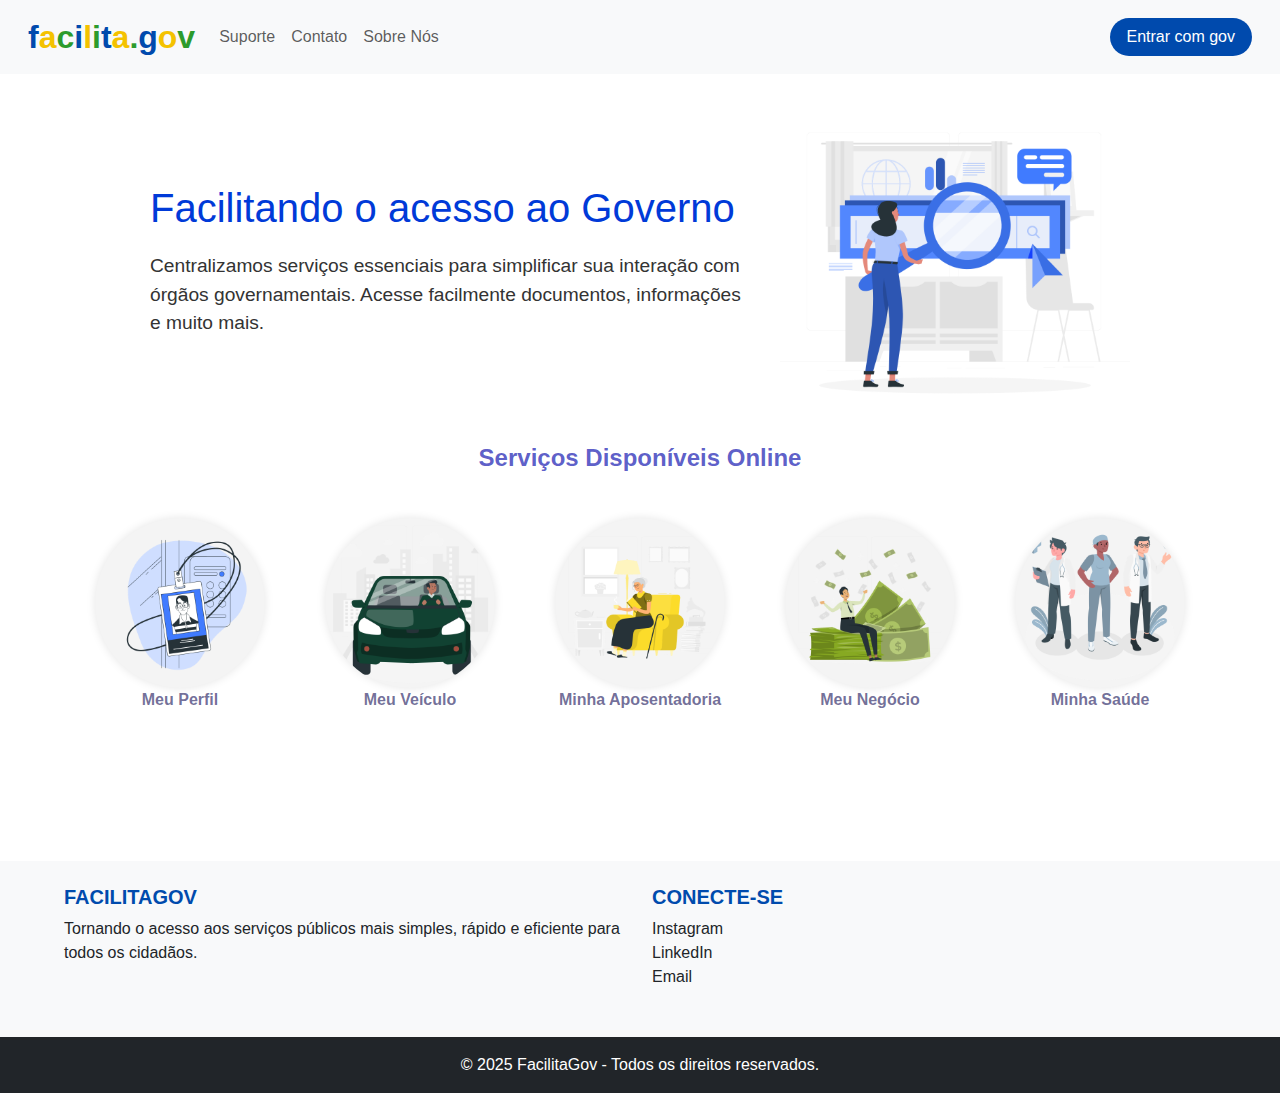
<file: index.html>
<!DOCTYPE html>
<html lang="pt-BR">
<head>
  <meta charset="UTF-8" />
  <meta name="viewport" content="width=device-width, initial-scale=1.0" />
  <title>FacilitaGov</title>

  <!-- Bootstrap CSS -->
  <link href="https://cdn.jsdelivr.net/npm/bootstrap@5.3.2/dist/css/bootstrap.min.css" rel="stylesheet" />

  <link rel="stylesheet" href="Estilos/style.css">
</head>
<body>

  <!-- Navbar Bootstrap -->
  <nav class="navbar navbar-expand-lg bg-light px-3">
    <div class="container-fluid">
      <a class="navbar-brand logo-custom" href="#">
        <span>f</span><span>a</span><span>c</span><span>i</span><span>l</span><span>i</span><span>t</span><span>a</span><span>.</span><span>g</span><span>o</span><span>v</span>
      </a>
      <button class="navbar-toggler" type="button" data-bs-toggle="collapse" data-bs-target="#navbarContent">
        <span class="navbar-toggler-icon"></span>
      </button>
      <div class="collapse navbar-collapse justify-content-between" id="navbarContent">
        <ul class="navbar-nav">
          <li class="nav-item"><a class="nav-link" href="suporte.html">Suporte</a></li>
          <li class="nav-item"><a class="nav-link" href="contato.html">Contato</a></li>
          <li class="nav-item"><a class="nav-link" href="sobrenos.html">Sobre Nós</a></li>
        </ul>
        <button class="btn btn-gov">Entrar com gov</button>
      </div>
    </div>
  </nav>

  <!-- Conteúdo principal -->
  <section class="container">
    <div class="content">
      <div class="text-content">
        <h1>Facilitando o acesso ao Governo</h1>
        <p>
          Centralizamos serviços essenciais para simplificar sua interação com órgãos governamentais. Acesse facilmente documentos, informações e muito mais.
        </p>
      </div>
      <!-- o carai do carrosel -->
      <div class="carrossel"> 
  <img src="Imagens/img1carrossel.png" alt="Imagem 1" />
  <img src="Imagens/img2carrossel.png" alt="Imagem 2" />
  <img src="Imagens/img3carrossel.png" alt="Imagem 3" />
</div>
    </div>
<h3>Serviços Disponíveis Online</h3>
    <div class="circulos">
       <a href="meuperfil.html">
         <div class="circulo" id="circulofoto1" ></div><p>Meu Perfil</p>
       </a>

  <a href="meuveiculo.html">
    <div class="circulo" id="circulofoto2"></div><p>Meu Veículo</p>
  </a>

  <a href="MinhaAposentadoria.html">
    <div class="circulo" id="circulofoto3"></div><p>Minha Aposentadoria</p>
  </a>

  <a href="meunegocio.html">
    <div class="circulo" id="circulofoto4"></div><p>Meu Negócio</p>
  </a>
  
  <a href="minhasaude.html">
    <div class="circulo" id="circulofoto5"></div><p>Minha Saúde</p>
  </a>
    </div>
  </section>

  <!-- Bootstrap JS (para funcionamento do menu responsivo) -->
  <script src="https://cdn.jsdelivr.net/npm/bootstrap@5.3.2/dist/js/bootstrap.bundle.min.js"></script>
  <script>
  const imagens = document.querySelectorAll('.carrossel img');
  let index = 0;

  function mostrarProximaImagem() {
    imagens.forEach((img, i) => {
      img.classList.remove('ativa');
    });

    imagens[index].classList.add('ativa');
    index = (index + 1) % imagens.length;
  }

  mostrarProximaImagem(); // Mostra a primeira
  setInterval(mostrarProximaImagem, 4000); // Troca a cada 4 segundos
</script>
</script>

<footer class="footer mt-5 bg-light text-center text-lg-start">
  <div class="container p-4">
    <div class="row">

      <div class="col-lg-6 col-md-12 mb-4">
        <h5 class="text-uppercase">FacilitaGov</h5>
        <p>
          Tornando o acesso aos serviços públicos mais simples, rápido e eficiente para todos os cidadãos.
        </p>
      </div>

      

      <div class="col-lg-3 col-md-6 mb-4">
        <h5 class="text-uppercase">Conecte-se</h5>
        <ul class="list-unstyled mb-0">
          <li><a href="https://www.instagram.com/digitalgov.br/" target="_blank" class="text-dark text-decoration-none">Instagram</a></li>
          <li><a href="https://www.linkedin.com/company/governo-do-brasil/" target="_blank"  class="text-dark text-decoration-none">LinkedIn</a></li>
          <li><a href="https://www.gov.br/governodigital/pt-br/acessibilidade-e-usuario/atendimento-gov.br"  target="_blank"  class="text-dark text-decoration-none">Email</a></li>
        </ul>
      </div>

    </div>
  </div>

  <div class="text-center p-3 bg-dark text-white">
    © 2025 FacilitaGov - Todos os direitos reservados.
  </div>
</footer>
</body>
</html>
</file>
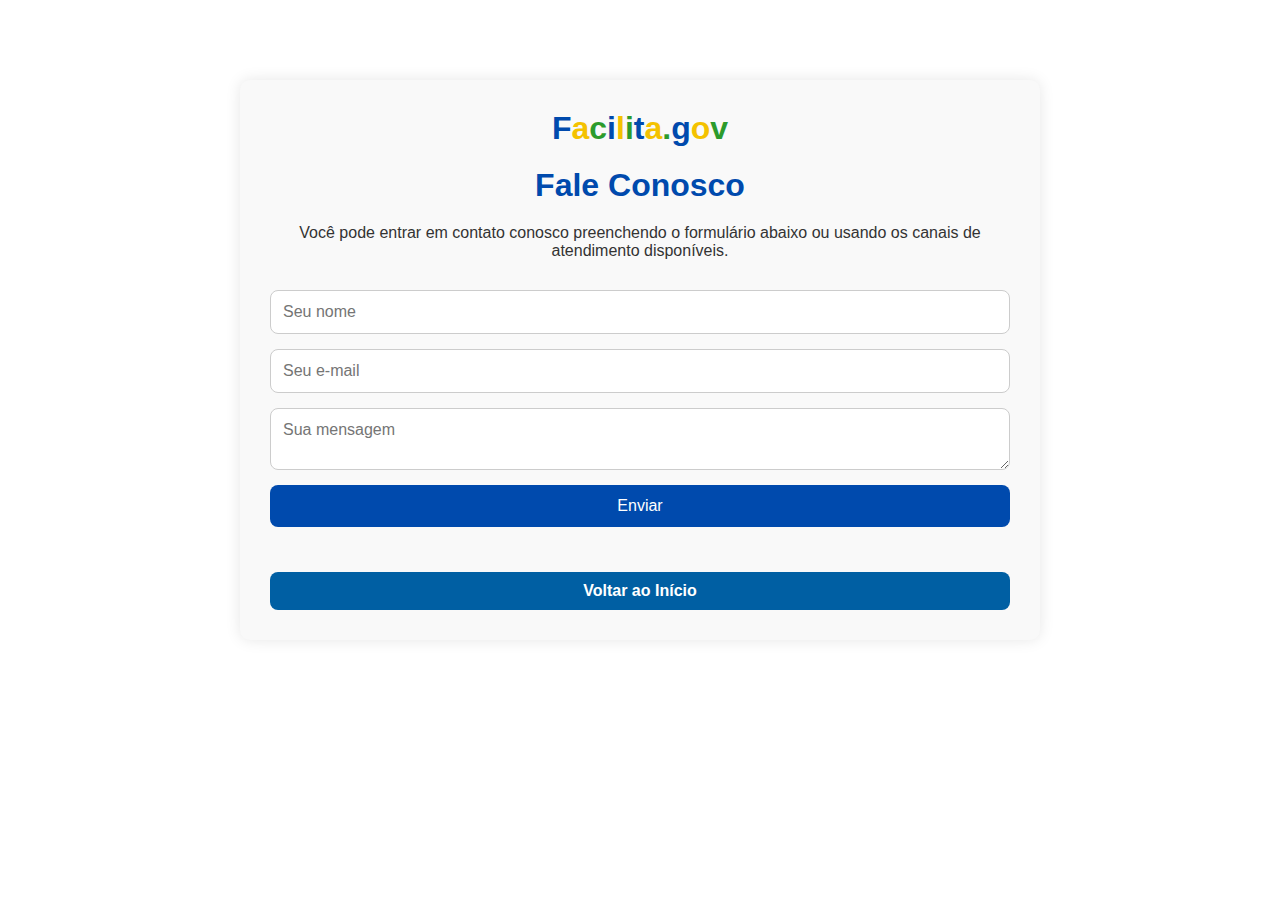
<file: contato.html>
<head>
  <meta charset="UTF-8" />
  <meta name="viewport" content="width=device-width, initial-scale=1.0" />
  <title>Contato - FacilitaGov</title>
  <link rel="stylesheet" href="Estilos/paginas.css">
</head>
<body>
  <div class="centralizado">
    <h1 class="logo-custom"><span>F</span><span>a</span><span>c</span><span>i</span><span>l</span><span>i</span><span>t</span><span>a</span><span>.</span><span>g</span><span>o</span><span>v</span></span></h1>
    <h2 class="titulo">Fale Conosco</h2>
    <p class="info-text center-text">Você pode entrar em contato conosco preenchendo o formulário abaixo ou usando os canais de atendimento disponíveis.</p>

    <form class="formulario-contato" autocomplete="on">
      <input type="text" placeholder="Seu nome" required autocomplete="name"/>
      <input type="email" placeholder="Seu e-mail" required autocomplete="email"/>
      <textarea placeholder="Sua mensagem" required></textarea>
      <button type="submit">Enviar</button>
     <a href="index.html" class="btn-voltar-inicio">Voltar ao Início</a>
    </form>
  </div>
   
</body>
</html>
</file>
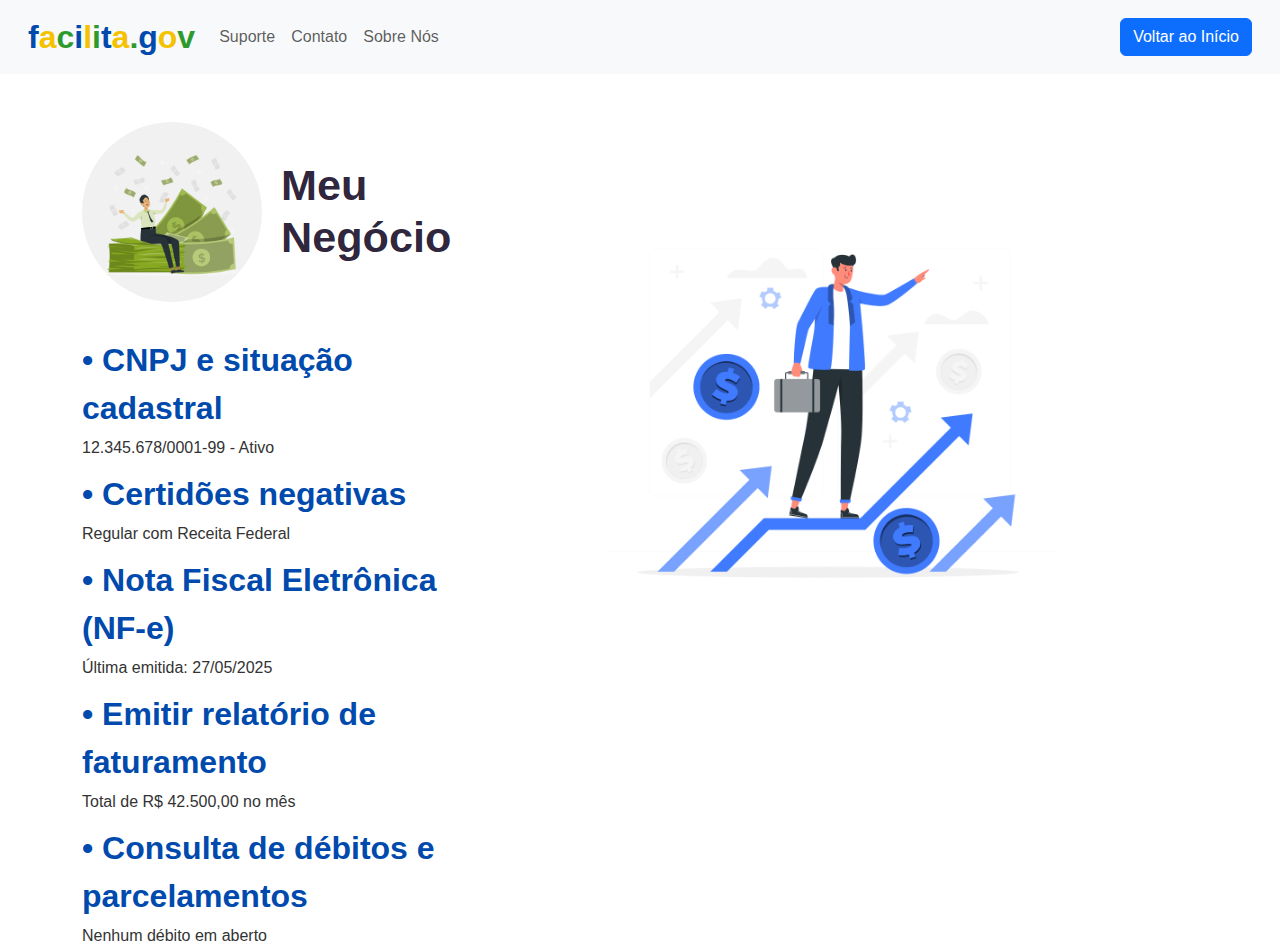
<file: meunegocio.html>
<!DOCTYPE html>
<html lang="pt-BR">
<head>
  <meta charset="UTF-8" />
  <meta name="viewport" content="width=device-width, initial-scale=1.0" />
  <title>Meu Perfil</title>

  <!-- Bootstrap CSS -->
  <link href="https://cdn.jsdelivr.net/npm/bootstrap@5.3.2/dist/css/bootstrap.min.css" rel="stylesheet" />
<link rel="stylesheet" href="Estilos/paginas.css">
</head>
<body>

  <!-- Navbar -->
  <nav class="navbar navbar-expand-lg bg-light px-3">
    <div class="container-fluid">
      <a class="navbar-brand logo-custom" href="#">
        <span>f</span><span>a</span><span>c</span><span>i</span><span>l</span><span>i</span><span>t</span><span>a</span><span>.</span><span>g</span><span>o</span><span>v</span>
      </a>
      <button class="navbar-toggler" type="button" data-bs-toggle="collapse" data-bs-target="#navbarContent">
        <span class="navbar-toggler-icon"></span>
      </button>
      <div class="collapse navbar-collapse justify-content-between" id="navbarContent">
        <ul class="navbar-nav">
          <li class="nav-item"><a class="nav-link" href="#">Suporte</a></li>
          <li class="nav-item"><a class="nav-link" href="#">Contato</a></li>
          <li class="nav-item"><a class="nav-link" href="#">Sobre Nós</a></li>
        </ul>
        <a href="index.html"><button class="btn btn-primary">Voltar ao Início</button></a>
      </div>
    </div>
  </nav>

  <!-- Conteúdo da página -->
  <div class="container mt-5">
    <div class="row">
        <div class="col-md-4 d-flex flex-column align-items-start">
  
            <!-- NOVA DIV para alinhar imagem + título -->
            <div class="d-flex align-items-center gap-3 mb-4">
              <img src="Imagens/meunegocio.png" alt="Foto de perfil" class="perfil-img" />
              <h2 style="font-weight: bold;
              font-size: 2.7em; margin: 1px; padding: 2px;
              color:  rgba(42, 33, 56, 0.979);">Meu Negócio</h2>
              
            </div>

        <div class="info-item">
          <a href="" class="link-dado"> • CNPJ e situação cadastral</a>
          <div class="info-text">12.345.678/0001-99 - Ativo</div>
        </div>

        <div class="info-item">
          <a href="" class="link-dado"> • Certidões negativas</a>
          <div class="info-text">Regular com Receita Federal</div>
        </div>

        <div class="info-item">
          <a href="" class="link-dado"> • Nota Fiscal Eletrônica (NF-e)</a>
          <div class="info-text">Última emitida: 27/05/2025</div>
        </div>

        <div class="info-item">
          <a href="" class="link-dado"> • Emitir relatório de faturamento</a>
          <div class="info-text">Total de R$ 42.500,00 no mês</div>
        </div>

        <div class="info-item">
          <a href="" class="link-dado"> • Consulta de débitos e parcelamentos</a>
          <div class="info-text">Nenhum débito em aberto</div>
        </div>
      </div>

      <div class="col-md-8 position-relative">
        <div class="section-imagem">
          <img src="Imagens/Business growth-rafiki.png" alt="imagem user">
        
    </div>
  </div>

  <script src="https://cdn.jsdelivr.net/npm/bootstrap@5.3.2/dist/js/bootstrap.bundle.min.js"></script>
</body>
</file>
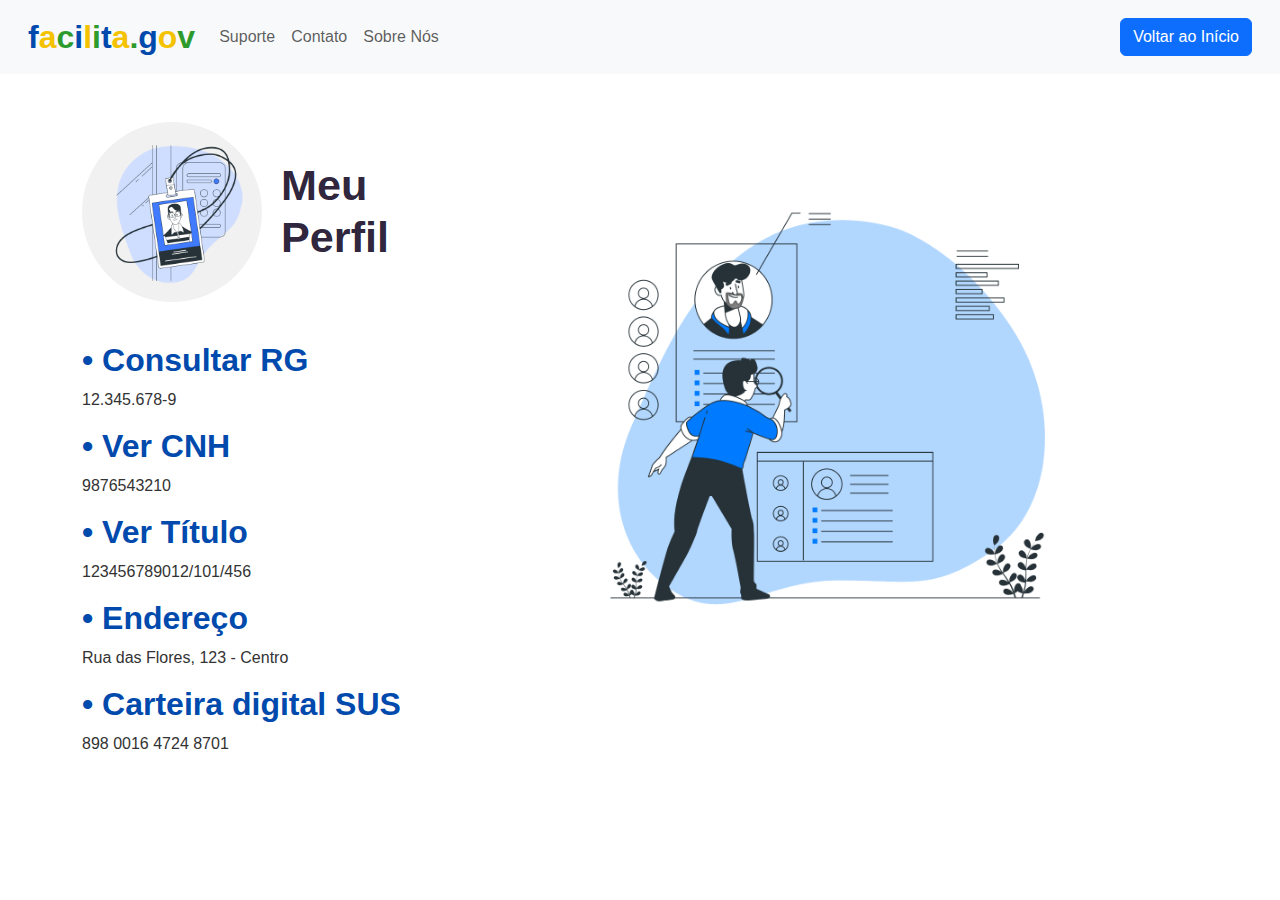
<file: meuperfil.html>
<!DOCTYPE html>
<html lang="pt-BR">
<head>
  <meta charset="UTF-8" />
  <meta name="viewport" content="width=device-width, initial-scale=1.0" />
  <title>Meu Perfil</title>

  <!-- Bootstrap CSS -->
  <link href="https://cdn.jsdelivr.net/npm/bootstrap@5.3.2/dist/css/bootstrap.min.css" rel="stylesheet" />
<link rel="stylesheet" href="Estilos/paginas.css">
</head>
<body>

  <!-- Navbar -->
  <nav class="navbar navbar-expand-lg bg-light px-3">
    <div class="container-fluid">
      <a class="navbar-brand logo-custom" href="#">
        <span>f</span><span>a</span><span>c</span><span>i</span><span>l</span><span>i</span><span>t</span><span>a</span><span>.</span><span>g</span><span>o</span><span>v</span>
      </a>
      <button class="navbar-toggler" type="button" data-bs-toggle="collapse" data-bs-target="#navbarContent">
        <span class="navbar-toggler-icon"></span>
      </button>
      <div class="collapse navbar-collapse justify-content-between" id="navbarContent">
        <ul class="navbar-nav">
          <li class="nav-item"><a class="nav-link" href="#">Suporte</a></li>
          <li class="nav-item"><a class="nav-link" href="#">Contato</a></li>
          <li class="nav-item"><a class="nav-link" href="#">Sobre Nós</a></li>
        </ul>
        <a href="index.html"><button class="btn btn-primary">Voltar ao Início</button></a>
      </div>
    </div>
  </nav>

  <!-- Conteúdo da página -->
  <div class="container mt-5">
    <div class="row">
        <div class="col-md-4 d-flex flex-column align-items-start">
  
            <!-- NOVA DIV para alinhar imagem + título -->
            <div class="d-flex align-items-center gap-3 mb-4">
              <img src="Imagens/ID Card-bro.png" alt="Foto de perfil" class="perfil-img" />
              <h2 style="font-weight: bold;
              font-size: 2.7em; margin: 1px; padding: 2px;
              color: rgba(42, 33, 56, 0.979);">Meu Perfil</h2>
              
            </div>

        <div class="info-item">
          <a href="" class="link-dado"> • Consultar RG</a>
          <div class="info-text">12.345.678-9</div>
        </div>

        <div class="info-item">
          <a href="" class="link-dado"> • Ver CNH</a>
          <div class="info-text">9876543210</div>
        </div>

        <div class="info-item">
          <a href="" class="link-dado"> • Ver Título</a>
          <div class="info-text">123456789012/101/456</div>
        </div>

        <div class="info-item">
          <a href="" class="link-dado"> • Endereço</a>
          <div class="info-text">Rua das Flores, 123 - Centro</div>
        </div>

        <div class="info-item">
          <a href="" class="link-dado"> • Carteira digital SUS</a>
          <div class="info-text">898 0016 4724 8701</div>
        </div>
      </div>

      <div class="col-md-8 position-relative">
        <div class="section-imagem">
          <img src="Imagens/meuperfilimg.png" alt="imagem user">
        
    </div>
  </div>

  <script src="https://cdn.jsdelivr.net/npm/bootstrap@5.3.2/dist/js/bootstrap.bundle.min.js"></script>
</body>
</file>
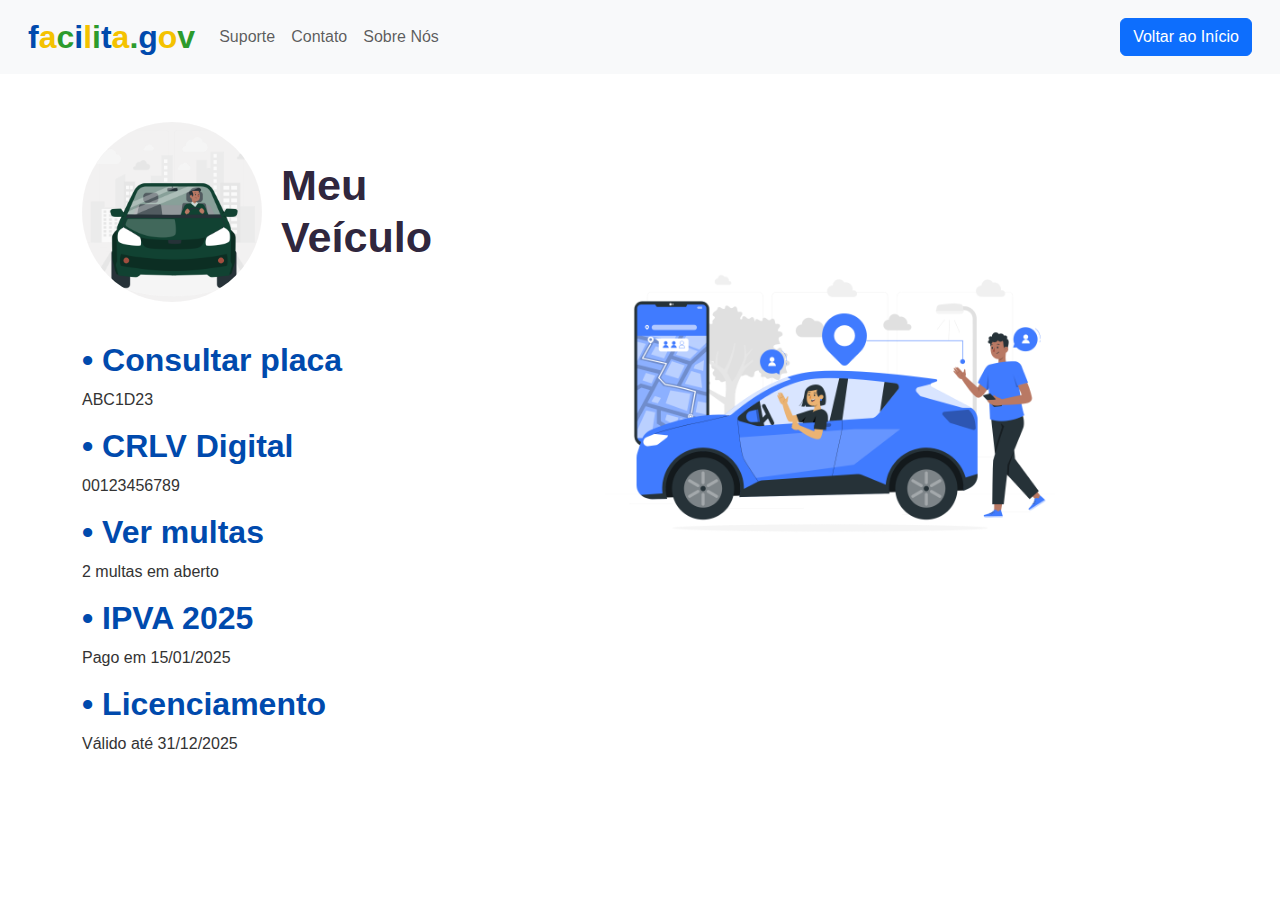
<file: meuveiculo.html>
<!DOCTYPE html>
<html lang="pt-BR">
<head>
  <meta charset="UTF-8" />
  <meta name="viewport" content="width=device-width, initial-scale=1.0" />
  <title>Meu Perfil</title>

  <!-- Bootstrap CSS -->
  <link href="https://cdn.jsdelivr.net/npm/bootstrap@5.3.2/dist/css/bootstrap.min.css" rel="stylesheet" />
<link rel="stylesheet" href="Estilos/paginas.css">
</head>
<body>

  <!-- Navbar -->
  <nav class="navbar navbar-expand-lg bg-light px-3">
    <div class="container-fluid">
      <a class="navbar-brand logo-custom" href="#">
        <span>f</span><span>a</span><span>c</span><span>i</span><span>l</span><span>i</span><span>t</span><span>a</span><span>.</span><span>g</span><span>o</span><span>v</span>
      </a>
      <button class="navbar-toggler" type="button" data-bs-toggle="collapse" data-bs-target="#navbarContent">
        <span class="navbar-toggler-icon"></span>
      </button>
      <div class="collapse navbar-collapse justify-content-between" id="navbarContent">
        <ul class="navbar-nav">
          <li class="nav-item"><a class="nav-link" href="#">Suporte</a></li>
          <li class="nav-item"><a class="nav-link" href="#">Contato</a></li>
          <li class="nav-item"><a class="nav-link" href="#">Sobre Nós</a></li>
        </ul>
        <a href="index.html"><button class="btn btn-primary">Voltar ao Início</button></a>
      </div>
    </div>
  </nav>

  <!-- Conteúdo da página -->
  <div class="container mt-5">
    <div class="row">
        <div class="col-md-4 d-flex flex-column align-items-start">
  
            <!-- NOVA DIV para alinhar imagem + título -->
            <div class="d-flex align-items-center gap-3 mb-4">
              <img src="Imagens/meuveiculo.png" alt="Foto de perfil" class="perfil-img" />
              <h2 style="font-weight: bold;
              font-size: 2.7em; margin: 1px; padding: 2px;
              color: rgba(42, 33, 56, 0.979);">Meu Veículo</h2>
              
            </div>

        <div class="info-item">
          <a href="" class="link-dado"> • Consultar placa</a>
          <div class="info-text">ABC1D23</div>
        </div>

        <div class="info-item">
          <a href="" class="link-dado"> • CRLV Digital</a>
          <div class="info-text">00123456789</div>
        </div>

        <div class="info-item">
          <a href="" class="link-dado"> • Ver multas</a>
          <div class="info-text">2 multas em aberto</div>
        </div>

        <div class="info-item">
          <a href="" class="link-dado"> • IPVA 2025</a>
          <div class="info-text">Pago em 15/01/2025</div>
        </div>

        <div class="info-item">
          <a href="" class="link-dado"> • Licenciamento</a>
          <div class="info-text">Válido até 31/12/2025</div>
        </div>
      </div>

      <div class="col-md-8 position-relative">
        <div class="section-imagem">
          <img src="Imagens/Carpool-rafiki.png" alt="imagem user">
        
    </div>
  </div>

  <script src="https://cdn.jsdelivr.net/npm/bootstrap@5.3.2/dist/js/bootstrap.bundle.min.js"></script>
</body>
</file>
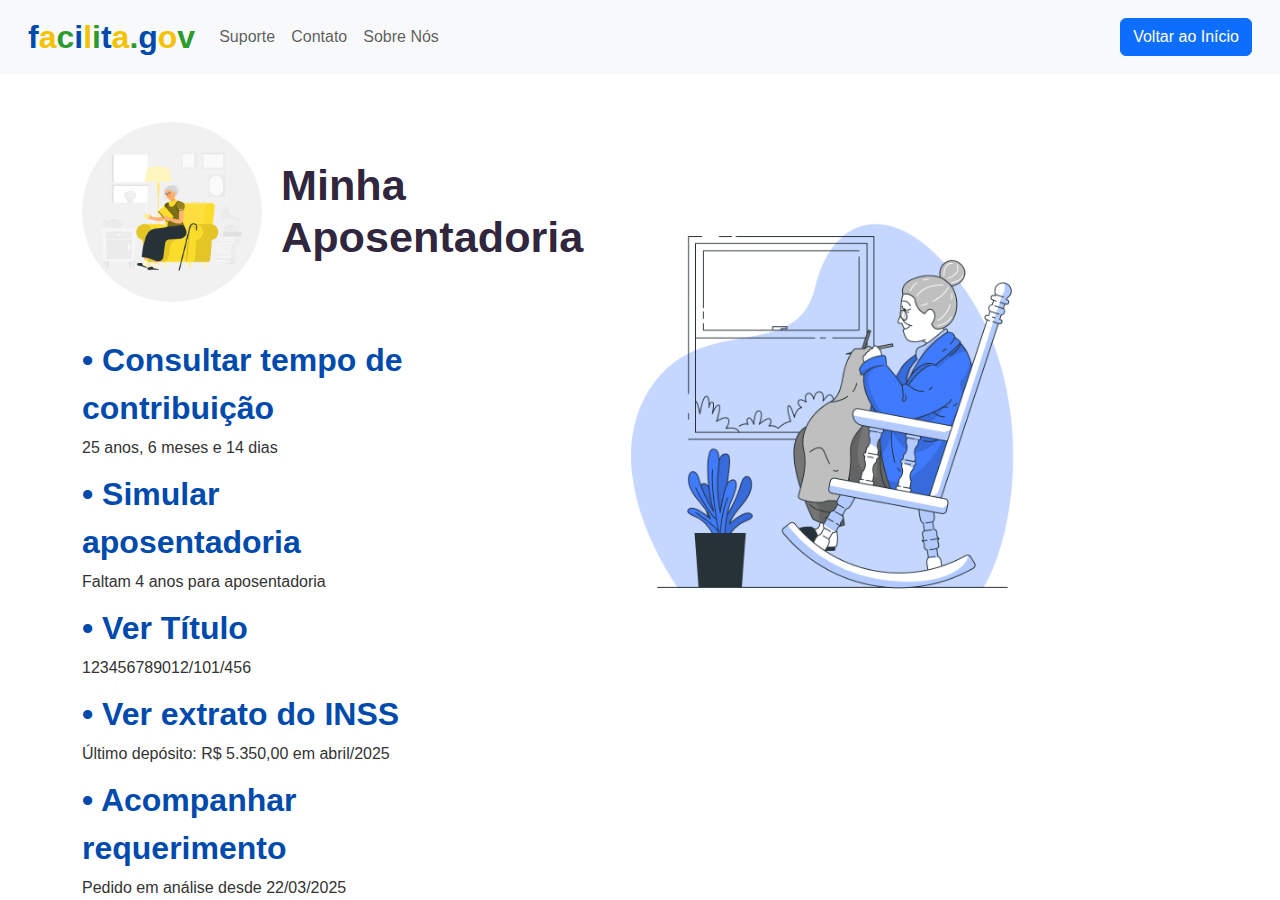
<file: MinhaAposentadoria.html>
<!DOCTYPE html>
<html lang="pt-BR">
<head>
  <meta charset="UTF-8" />
  <meta name="viewport" content="width=device-width, initial-scale=1.0" />
  <title>Meu Perfil</title>

  <!-- Bootstrap CSS -->
  <link href="https://cdn.jsdelivr.net/npm/bootstrap@5.3.2/dist/css/bootstrap.min.css" rel="stylesheet" />
<link rel="stylesheet" href="Estilos/paginas.css">
</head>
<body>

  <!-- Navbar -->
  <nav class="navbar navbar-expand-lg bg-light px-3">
    <div class="container-fluid">
      <a class="navbar-brand logo-custom" href="#">
        <span>f</span><span>a</span><span>c</span><span>i</span><span>l</span><span>i</span><span>t</span><span>a</span><span>.</span><span>g</span><span>o</span><span>v</span>
      </a>
      <button class="navbar-toggler" type="button" data-bs-toggle="collapse" data-bs-target="#navbarContent">
        <span class="navbar-toggler-icon"></span>
      </button>
      <div class="collapse navbar-collapse justify-content-between" id="navbarContent">
        <ul class="navbar-nav">
          <li class="nav-item"><a class="nav-link" href="#">Suporte</a></li>
          <li class="nav-item"><a class="nav-link" href="#">Contato</a></li>
          <li class="nav-item"><a class="nav-link" href="#">Sobre Nós</a></li>
        </ul>
        <a href="index.html"><button class="btn btn-primary">Voltar ao Início</button></a>
      </div>
    </div>
  </nav>

  <!-- Conteúdo da página -->
  <div class="container mt-5">
    <div class="row">
        <div class="col-md-4 d-flex flex-column align-items-start">
  
            <!-- NOVA DIV para alinhar imagem + título -->
            <div class="d-flex align-items-center gap-3 mb-4">
              <img src="Imagens/minhaaposentadoria.png" alt="Foto de perfil" class="perfil-img" />
              <h2 style="font-weight: bold;
              font-size: 2.7em; margin: 1px; padding: 2px;
              color: rgba(42, 33, 56, 0.979);">Minha Aposentadoria</h2>
              
            </div>

        <div class="info-item">
          <a href="" class="link-dado"> • Consultar tempo de contribuição</a>
          <div class="info-text">25 anos, 6 meses e 14 dias</div>
        </div>

        <div class="info-item">
          <a href="" class="link-dado"> • Simular aposentadoria</a>
          <div class="info-text">Faltam 4 anos para aposentadoria</div>
        </div>

        <div class="info-item">
          <a href="" class="link-dado"> • Ver Título</a>
          <div class="info-text">123456789012/101/456</div>
        </div>

        <div class="info-item">
          <a href="" class="link-dado"> • Ver extrato do INSS</a>
          <div class="info-text">Último depósito: R$ 5.350,00 em abril/2025</div>
        </div>

        <div class="info-item">
          <a href="" class="link-dado"> • Acompanhar requerimento</a>
          <div class="info-text">Pedido em análise desde 22/03/2025</div>
        </div>
      </div>

      <div class="col-md-8 position-relative">
        <div class="section-imagem">
          <img src="Imagens/Grandma-bro.png" alt="imagem user">
        
    </div>
  </div>

  <script src="https://cdn.jsdelivr.net/npm/bootstrap@5.3.2/dist/js/bootstrap.bundle.min.js"></script>
</body>
</file>
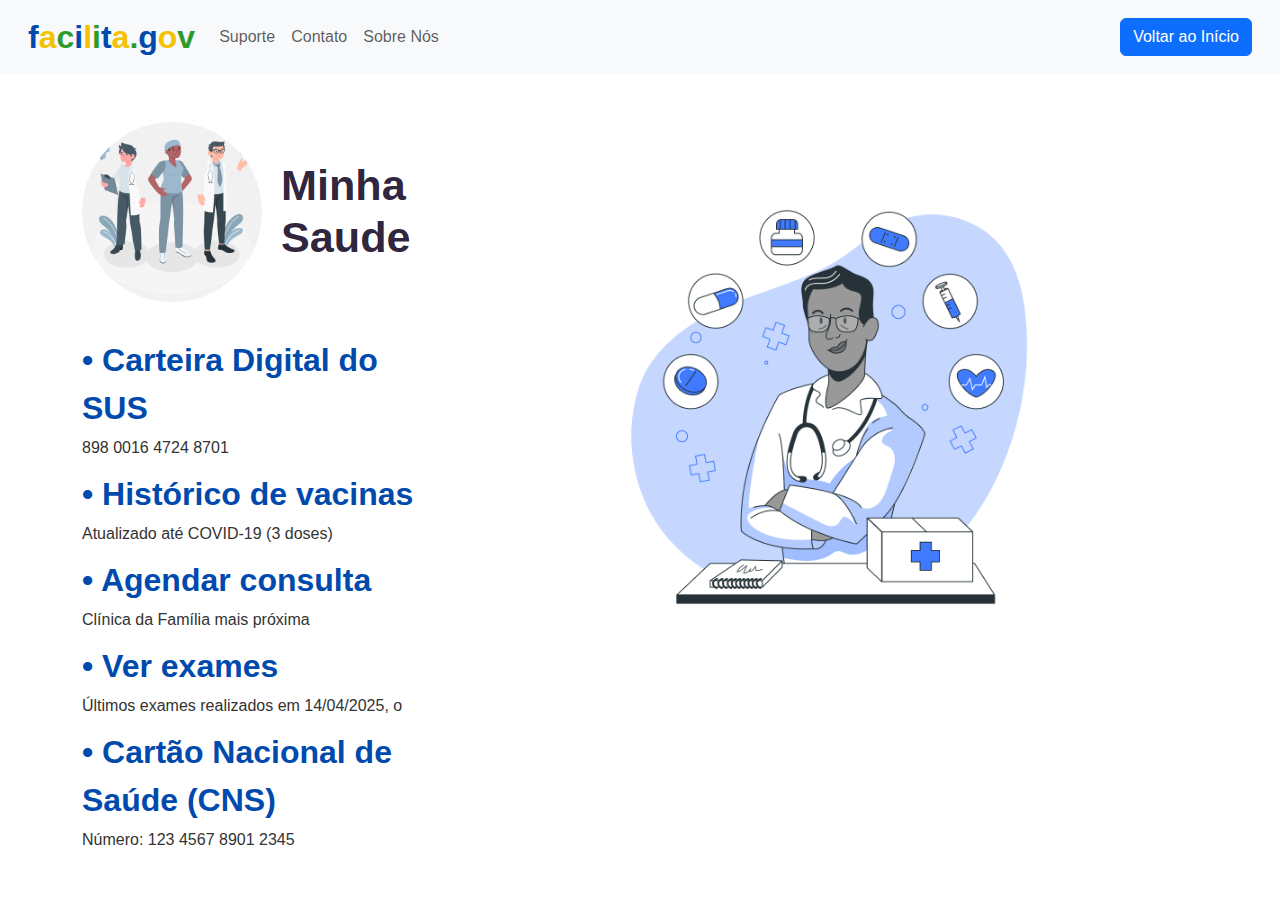
<file: minhasaude.html>
<!DOCTYPE html>
<html lang="pt-BR">
<head>
  <meta charset="UTF-8" />
  <meta name="viewport" content="width=device-width, initial-scale=1.0" />
  <title>Meu Perfil</title>

  <!-- Bootstrap CSS -->
  <link href="https://cdn.jsdelivr.net/npm/bootstrap@5.3.2/dist/css/bootstrap.min.css" rel="stylesheet" />
<link rel="stylesheet" href="Estilos/paginas.css">
</head>
<body>

  <!-- Navbar -->
  <nav class="navbar navbar-expand-lg bg-light px-3">
    <div class="container-fluid">
      <a class="navbar-brand logo-custom" href="#">
        <span>f</span><span>a</span><span>c</span><span>i</span><span>l</span><span>i</span><span>t</span><span>a</span><span>.</span><span>g</span><span>o</span><span>v</span>
      </a>
      <button class="navbar-toggler" type="button" data-bs-toggle="collapse" data-bs-target="#navbarContent">
        <span class="navbar-toggler-icon"></span>
      </button>
      <div class="collapse navbar-collapse justify-content-between" id="navbarContent">
        <ul class="navbar-nav">
          <li class="nav-item"><a class="nav-link" href="#">Suporte</a></li>
          <li class="nav-item"><a class="nav-link" href="#">Contato</a></li>
          <li class="nav-item"><a class="nav-link" href="#">Sobre Nós</a></li>
        </ul>
        <a href="index.html"><button class="btn btn-primary">Voltar ao Início</button></a>
      </div>
    </div>
  </nav>

  <!-- Conteúdo da página -->
  <div class="container mt-5">
    <div class="row">
        <div class="col-md-4 d-flex flex-column align-items-start">
  
            <!-- NOVA DIV para alinhar imagem + título -->
            <div class="d-flex align-items-center gap-3 mb-4">
              <img src="Imagens/minhasaude.png" alt="Foto de perfil" class="perfil-img" />
              <h2 style="font-weight: bold;
              font-size: 2.7em; margin: 1px; padding: 2px;
              color:  rgba(42, 33, 56, 0.979);">Minha Saude</h2>
              
            </div>

        <div class="info-item">
          <a href="" class="link-dado"> • Carteira Digital do SUS</a>
          <div class="info-text">898 0016 4724 8701</div>
        </div>

        <div class="info-item">
          <a href="" class="link-dado"> • Histórico de vacinas</a>
          <div class="info-text">Atualizado até COVID-19 (3 doses)</div>
        </div>

        <div class="info-item">
          <a href="" class="link-dado"> • Agendar consulta</a>
          <div class="info-text">Clínica da Família mais próxima</div>
        </div>

        <div class="info-item">
          <a href="" class="link-dado"> • Ver exames</a>
          <div class="info-text">Últimos exames realizados em 14/04/2025,
o</div>
        </div>

        <div class="info-item">
          <a href="" class="link-dado"> • Cartão Nacional de Saúde (CNS)</a>
          <div class="info-text">Número: 123 4567 8901 2345</div>
        </div>
      </div>

      <div class="col-md-8 position-relative">
        <div class="section-imagem">
          <img src="Imagens/Medicine-bro.png" alt="imagem user">
        
    </div>
  </div>

  <script src="https://cdn.jsdelivr.net/npm/bootstrap@5.3.2/dist/js/bootstrap.bundle.min.js"></script>
</body>
</file>
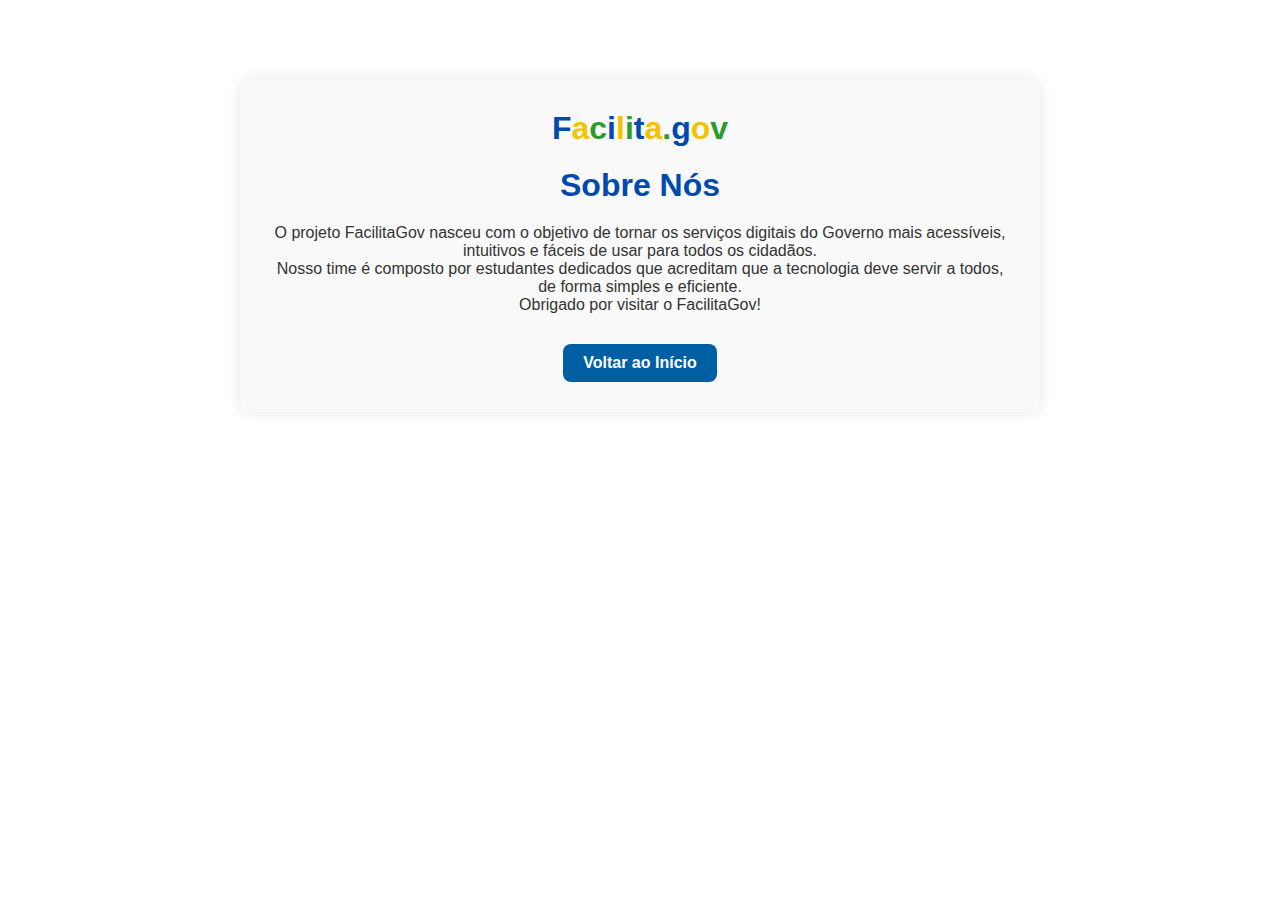
<file: sobrenos.html>
<html lang="pt-BR">
<head>
  <meta charset="UTF-8" />
  <meta name="viewport" content="width=device-width, initial-scale=1.0" />
  <title>Sobre Nós - FacilitaGov</title>
  <link rel="stylesheet" href="Estilos/paginas.css">
</head>
<body>
  <div class="centralizado">
    <h1 class="logo-custom"><span>F</span><span>a</span><span>c</span><span>i</span><span>l</span><span>i</span><span>t</span><span>a</span><span>.</span><span>g</span><span>o</span><span>v</span></span></h1>
    <h2 class="titulo">Sobre Nós</h2>
    <p class="info-text center-text">O projeto FacilitaGov nasceu com o objetivo de tornar os serviços digitais do Governo mais acessíveis, intuitivos e fáceis de usar para todos os cidadãos.</p>

    <p class="info-text center-text">Nosso time é composto por estudantes dedicados que acreditam que a tecnologia deve servir a todos, de forma simples e eficiente.</p>

    <p class="info-text center-text">Obrigado por visitar o FacilitaGov!</p>
    <a href="index.html" class="btn-voltar-inicio">Voltar ao Início</a>
  </div>
</body>
</html>
</file>
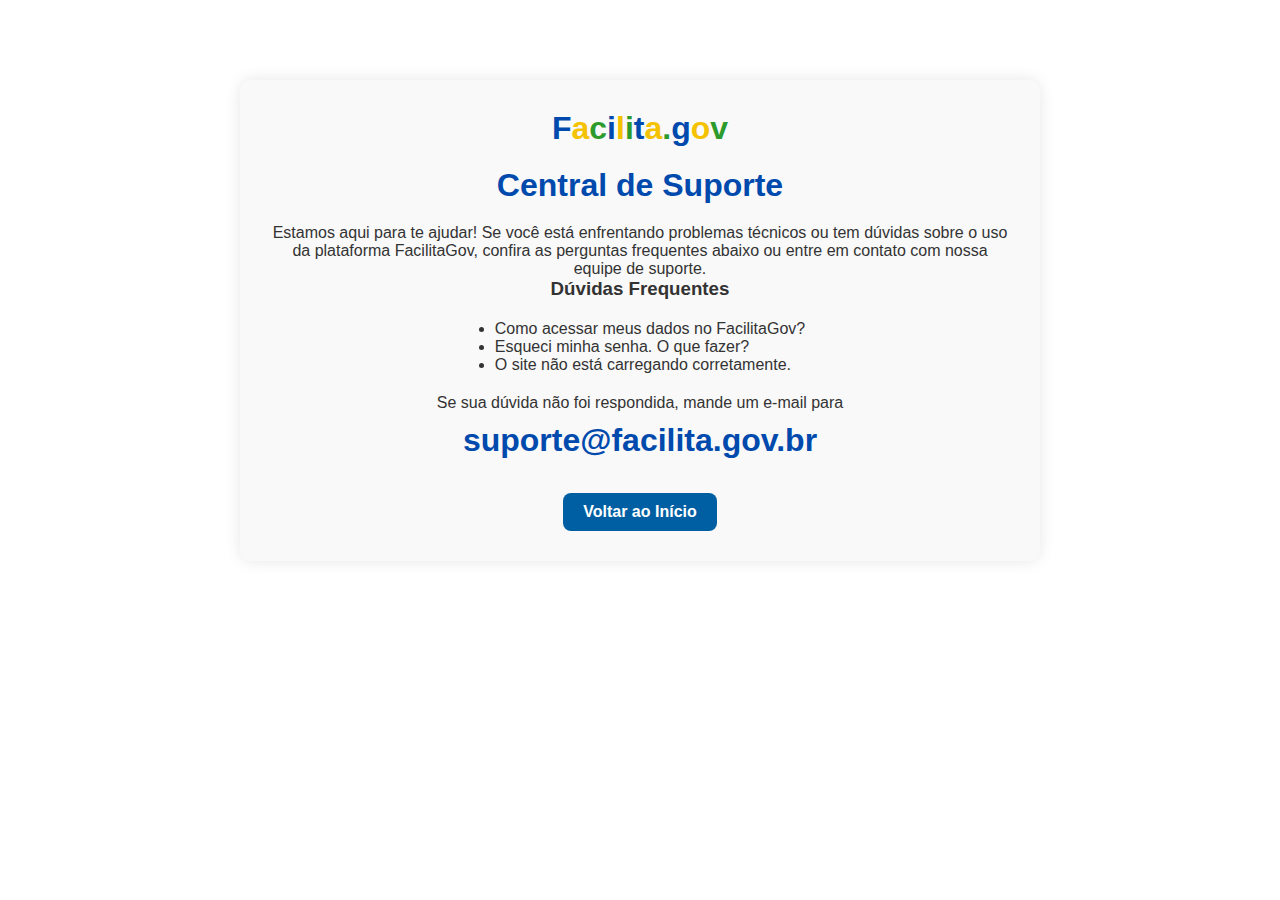
<file: suporte.html>
<html lang="pt-BR">
<head>
  <meta charset="UTF-8" />
  <meta name="viewport" content="width=device-width, initial-scale=1.0" />
  <title>Suporte - FacilitaGov</title>
  <link rel="stylesheet" href="Estilos/paginas.css">
</head>
<body>
  <div class="centralizado">
    <h1 class="logo-custom"><span>F</span><span>a</span><span>c</span><span>i</span><span>l</span><span>i</span><span>t</span><span>a</span><span>.</span><span>g</span><span>o</span><span>v</span></h1>
    <h2 class="titulo">Central de Suporte</h2>
    <p class="info-text center-text">Estamos aqui para te ajudar! Se você está enfrentando problemas técnicos ou tem dúvidas sobre o uso da plataforma FacilitaGov, confira as perguntas frequentes abaixo ou entre em contato com nossa equipe de suporte.</p>

    <div class="info-text center-text">
      <h3>Dúvidas Frequentes</h3>
      <ul class="lista-suporte">
        <li>Como acessar meus dados no FacilitaGov?</li>
        <li>Esqueci minha senha. O que fazer?</li>
        <li>O site não está carregando corretamente.</li>
      </ul>
    </div>

    <p class="info-text center-text">Se sua dúvida não foi respondida, mande um e-mail para <a href="mailto:suporte@facilita.gov.br" class="link-dado">suporte@facilita.gov.br</a></p>
<a href="index.html" class="btn-voltar-inicio">Voltar ao Início</a>
    

  </div>
</body>
</html>
</file>
<file: Estilos/style.css>
* {
      margin: 0;
      padding: 0;
      box-sizing: border-box;
    }

    body {
      font-family: Arial, sans-serif;
      background-color: #ffffff;
    }

    /* Estilo da navbar */
    .logo-custom {
      font-weight: bold;
      font-size: 2rem;
    }

    .logo-custom span:nth-child(1) {
      color: #004aad;
    }

    .logo-custom span:nth-child(2) {
      color: #f4c200;
    }

    .logo-custom span:nth-child(3) {
      color: #2c9b2c;
    }
        .logo-custom span:nth-child(4) {
      color: #004aad;
    }

    .logo-custom span:nth-child(5) {
      color: #f4c200;
    }

    .logo-custom span:nth-child(6) {
      color: #2c9b2c;
    }
        .logo-custom span:nth-child(7) {
      color: #004aad;
    }

    .logo-custom span:nth-child(8) {
      color: #f4c200;
    }

    .logo-custom span:nth-child(9) {
      color: #2c9b2c;
    }
        .logo-custom span:nth-child(10) {
      color: #004aad;
    }

    .logo-custom span:nth-child(11) {
      color: #f4c200;
    }

    .logo-custom span:nth-child(12) {
      color: #2c9b2c;
    }
    

    
    .btn-gov {
      background-color: #004aad;
      color: white;
      border-radius: 30px;
      padding: 6px 16px;
    }

    .btn-gov:hover {
      background-color: #00307e;
      color: white;
    }

    .container {
      max-width: 1200px;
      margin: 0 auto;
      padding: 20px;
    }

    .content {
      display: flex;
      align-items: center;
      flex-wrap: wrap;
      justify-content: center;
      gap: 30px;
      
    }

    .text-content {
      max-width: 600px;
    }

    .text-content h1 {
      font-size: 2.5em;
      color: #003ad8;
      margin-bottom: 20px;
      font-size: 2.5em;
      
    }

    .text-content p {
      font-size: 1.2em;
      color: #333;
    }

    .image-content img {
      max-width: 100%;
      height: auto;
    }

    .circulos {
      display: flex;
      justify-content: center;
      gap: 20px;
      flex-wrap: wrap;
      margin-top: 40px;
      margin-bottom: 60px;
      
    }

    .circulo {
      width: 170px;
      height: 170px;
      background-color: #f4f4f4;
      border-radius: 50%;
      display: flex;
      align-items: center;
      justify-content: center;
      text-align: center;
      padding: 10px;
      box-shadow: 0 0 10px rgba(0, 0, 0, 0.1);
      transition: transform 0.3s ease;
      margin:  0px 15px;
    }

    .circulo:hover {
      transform: scale(1.05);
    }

    .carrossel {
  width: 100%;
  max-width: 350px;
  height: auto;
  overflow: hidden;
  
}

.carrossel img {
  width: 100%;
  display: none;
  border-radius: 10px;
  transition: opacity 2s ease-in-out;
}

.carrossel img.ativa {
  display: block;
  opacity: 2;
}

.footer h5 {
  color: #004bad;
  font-weight: bold;
}

.footer a:hover {
  
  text-decoration: underline !important ;
  
}
.circulo > p {
  font-size: 1.3em;
  font-weight: bolder;
  color: #0003aa;
  
  
  
  
}

  .circulos a {
    text-decoration: none;
    color: #08034e96;
    text-align: center;
    padding: 5px;
    font-weight: bold;
  }

#circulofoto1{
  background-image: url(../Imagens/ID\ Card-bro.png); 
  background-size: cover;
  background-position: center;
  
}
#circulofoto2{
  
  background-image: url(../Imagens/meuveiculo.png); 
  background-size: cover;
  background-position: center;
}
#circulofoto3{
  
  background-image: url(../Imagens/minhaaposentadoria.png); 
  background-size: cover;
  background-position: center;
}
#circulofoto4{
  
  background-image: url(../Imagens/meunegocio.png); 
  background-size: cover;
  background-position: center;
}
#circulofoto5{
  
  background-image: url(../Imagens/minhasaude.png); 
  background-size: cover;
  background-position: center;
}

h3{
  color: #0003aaa6;
  text-align: center;
  font-weight: bolder;
  font-size: 1.5em;
}




    @media (max-width: 768px) {
      .text-content h1 {
        font-size: 2em;
      }

      .text-content p {
        font-size: 1em;
      }

      .circulo {
        width: 120px;
        height: 120px;
        margin:0px;
        .carrossel {
    display: none;
      }
    }

    .carrossel {
    display: none;
  }

  .circulo > p{
  font-size:1em;
  font-weight: bolder;
  color: #00307e88;
  
}
}
</file>
<file: Estilos/paginas.css>
* {
    margin: 0;
    padding: 0;
    box-sizing: border-box;
  }
  
  body, html  {
    background-color: #fff;
    font-family: Arial, sans-serif;
    text-align: left;
  }
  
  .perfil-img {
    width: 180px;
    height: 180px;
    border-radius: 50%;
    object-fit: cover;
    background-color: #b4b0b02d;
  }
  
  .link-dado {
    display: block;
    margin: 10px 0 4px;
    color: #004aad;
    text-decoration: none;
    font-weight: 600;
    font-size: 2rem;
    transition: color 0.3s ease;
  }
  
  .link-dado:hover {
    color: #f4c200;
  }
  
  .info-text {
    font-size: 1rem;
    color: #333;
  }
  
  .section-imagem {
    height: 450px;
    border-radius: 10px;
    display: flex;
    justify-content: center;
    align-items: center;
    text-align: center;
    font-weight: bold;
    color: #555;
    margin-bottom: 20px;
    margin-top: 60px;
  }
  
  .section-imagem img {
    max-width: 100%;
    max-height: 100%;
    object-fit: contain;
  }
  
  .col-md-8 {
    position: relative;
  }
  
  .btn-voltar {
    position: absolute;
    bottom: 0;
    right: 0;
    margin: 0px;
  }
  
  .logo-custom {
    font-weight: bold;
    font-size: 2rem;
  }
  
  .logo-custom span:nth-child(3n+1) {
    color: #004aad;
  }
  .logo-custom span:nth-child(3n+2) {
    color: #f4c200;
  }
  .logo-custom span:nth-child(3n+3) {
    color: #2c9b2c;
  }





  .centralizado {
  max-width: 800px;
  margin: 80px auto;
  padding: 30px;
  text-align: center;
  background-color: #f9f9f9;
  border-radius: 10px;
  box-shadow: 0 0 15px rgba(0,0,0,0.1);
}

.titulo {
  font-size: 2rem;
  margin: 20px 0;
  color: #004aad;
}

.center-text {
  text-align: center;
}

.lista-suporte {
  list-style-type: disc;
  padding-left: 20px;
  text-align: left;
  margin: 20px auto;
  display: inline-block;
  color: #333;
}

.formulario-contato {
  display: flex;
  flex-direction: column;
  gap: 15px;
  margin-top: 30px;
}

.formulario-contato input,
.formulario-contato textarea {
  padding: 12px;
  border: 1px solid #ccc;
  border-radius: 8px;
  font-size: 1rem;
  font-family: Arial, sans-serif;
  resize: vertical;
}

.formulario-contato button {
  background-color: #004aad;
  color: white;
  padding: 12px;
  border: none;
  border-radius: 8px;
  font-size: 1rem;
  cursor: pointer;
  transition: background-color 0.3s ease;
}

.formulario-contato button:hover {
  background-color: #f4c200;
  color: #000;
}

.btn-voltar-inicio {
  display: inline-block;
  margin-top: 30px;
  padding: 10px 20px;
  background-color: #005fa3;
  color: white;
  text-decoration: none;
  border-radius: 8px;
  font-weight: bold;
  transition: background-color 0.3s ease;
  text-align: center;
}

.btn-voltar-inicio:hover {
  background-color: #004080;
}



 

  
  
 
  @media (max-width: 430px) {
    body {
      padding: 0;
    }
  
    .container {
      padding: 10px;
    }
  
    .row {
      flex-direction: column;
    }
  
    .col-md-4,
    .col-md-8 {
      width: 100%;
      max-width: 100%;
    }
  
    .perfil-img {
      width: 120px;
      height: 120px;
      margin: 0 auto 20px auto;
      
    }
  
    .link-dado {
      font-size: 1rem;
      text-align: left !important;
    }
  
    .info-text {
      font-size: 0.95rem;
      text-align: left !important;
    }
  
    .section-imagem {
      height: 0px;
      margin-bottom: 40px;
      background-color: #2c9b2c;
    }
  
    .btn-voltar {
      position: static;
      display: block;
      width: 100%;
      text-align: center !important;
      margin-top: 20px;
      
    }
  
    .navbar-brand {
      font-size: 1.5rem;
      text-align: left;
    }
  
    .navbar-nav {
      text-align: left;
      margin-top: 10px;
    }
  
    .logo-custom span {
      font-size: 1.3rem;
    }

.centralizado {
    margin: 40px 10px;
    padding: 20px;
  }

  .titulo {
    font-size: 1.5rem;
  }

  .lista-suporte {
    padding-left: 15px;
    font-size: 0.95rem;
  }

  .formulario-contato input,
  .formulario-contato textarea {
    font-size: 0.95rem;
  }

  .formulario-contato button {
    font-size: 0.95rem;
    padding: 10px;
  }

  .btn-voltar-inicio {
    display: block;
    width: 100%;
    margin-top: 20px;
  }
}
</file>
